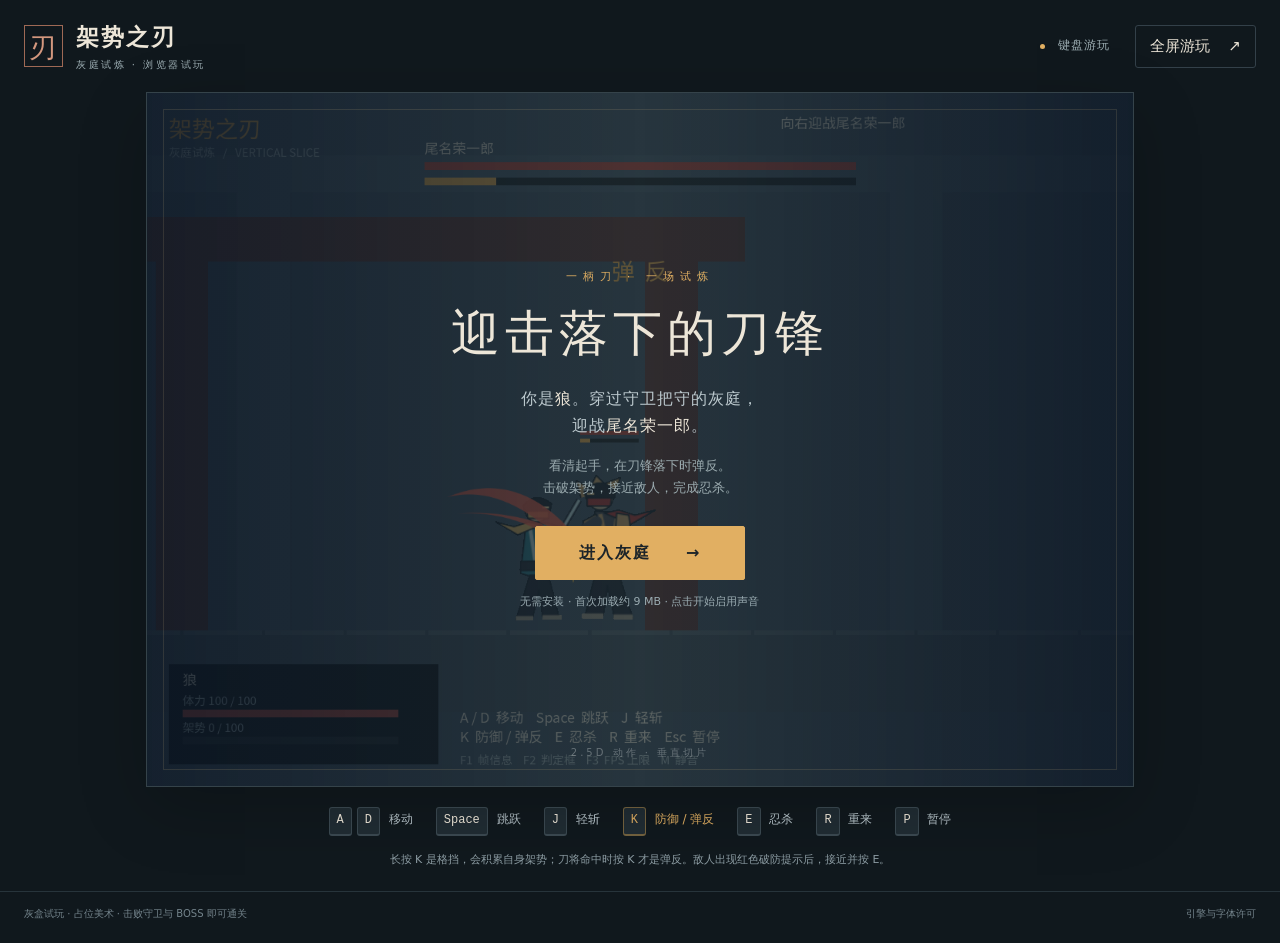
<file: index.html>
<!doctype html>
<html lang="zh-CN">
<head>
  <meta charset="utf-8">
  <meta name="viewport" content="width=device-width, initial-scale=1">
  <meta name="theme-color" content="#10181d">
  <meta name="description" content="化身狼，在灰庭迎战尾名荣一郎。免费浏览器动作试玩：把握弹反时机，击破架势，完成忍杀。">
  <title>架势之刃 · 灰庭试炼</title>
  <link rel="icon" type="image/svg+xml" href="icon.svg">
  <link rel="stylesheet" href="site.css?v=2">
</head>
<body>
  <header class="topbar">
    <a class="brand" href="./" aria-label="架势之刃首页"><span class="seal">刃</span><span>架势之刃<small>灰庭试炼 · 浏览器试玩</small></span></a>
    <div class="top-actions"><span class="status"><i></i> 键盘游玩</span><button class="quiet" id="fullscreen" type="button">全屏游玩 <span>↗</span></button></div>
  </header>
  <main>
    <section class="stage" id="stage" aria-label="游戏画面">
      <canvas id="canvas" width="1280" height="900" tabindex="0" aria-label="架势之刃游戏，使用 A D 移动，J 攻击，K 弹反，E 忍杀">请使用支持 WebGL 2 的浏览器。</canvas>
      <div class="cover" id="cover">
        <div class="cover-content">
          <p class="eyebrow">一柄刀 · 一场试炼</p>
          <h1>迎击落下的刀锋</h1>
          <p class="lede">你是<span>狼</span>。穿过守卫把守的灰庭，<br>迎战<span>尾名荣一郎</span>。</p>
          <p class="guide">看清起手，在刀锋落下时弹反。<br>击破架势，接近敌人，完成忍杀。</p>
          <button class="start" id="start" type="button">进入灰庭 <span>→</span></button>
          <div class="load-panel" id="load-panel" hidden><progress id="progress" max="100" value="0" aria-label="游戏加载进度"></progress><p id="load-status" role="status" aria-live="polite">准备加载…</p></div>
          <p class="note" id="note">无需安装 · 首次加载约 9 MB · 点击开始启用声音</p>
          <p class="error" id="error" role="alert" hidden></p>
          <button class="quiet" id="retry" type="button" hidden>重新加载</button>
        </div>
        <span class="edition">2.5D 动作 · 垂直切片</span>
      </div>
    </section>
    <section class="under-stage" aria-label="操作说明">
      <div class="controls"><span><kbd>A</kbd><kbd>D</kbd> 移动</span><span><kbd>Space</kbd> 跳跃</span><span><kbd>J</kbd> 轻斩</span><span class="key-action"><kbd>K</kbd> 防御 / 弹反</span><span><kbd>E</kbd> 忍杀</span><span><kbd>R</kbd> 重来</span><span><kbd>P</kbd> 暂停</span></div>
      <p class="tip">长按 K 是格挡，会积累自身架势；刀将命中时按 K 才是弹反。敌人出现红色破防提示后，接近并按 E。</p>
      <p class="mobile-note">当前版本需要实体键盘，请使用电脑浏览器游玩。</p>
    </section>
  </main>
  <footer><span>灰盒试玩 · 占位美术 · 击败守卫与 BOSS 即可通关</span><a href="licenses.html">引擎与字体许可</a></footer>
  <noscript><p class="noscript">游戏需要启用 JavaScript。</p></noscript>
  <script src="game.js"></script>
  <script src="game-config.js?v=2"></script>
  <script src="loader.js"></script>
</body>
</html>
</file>
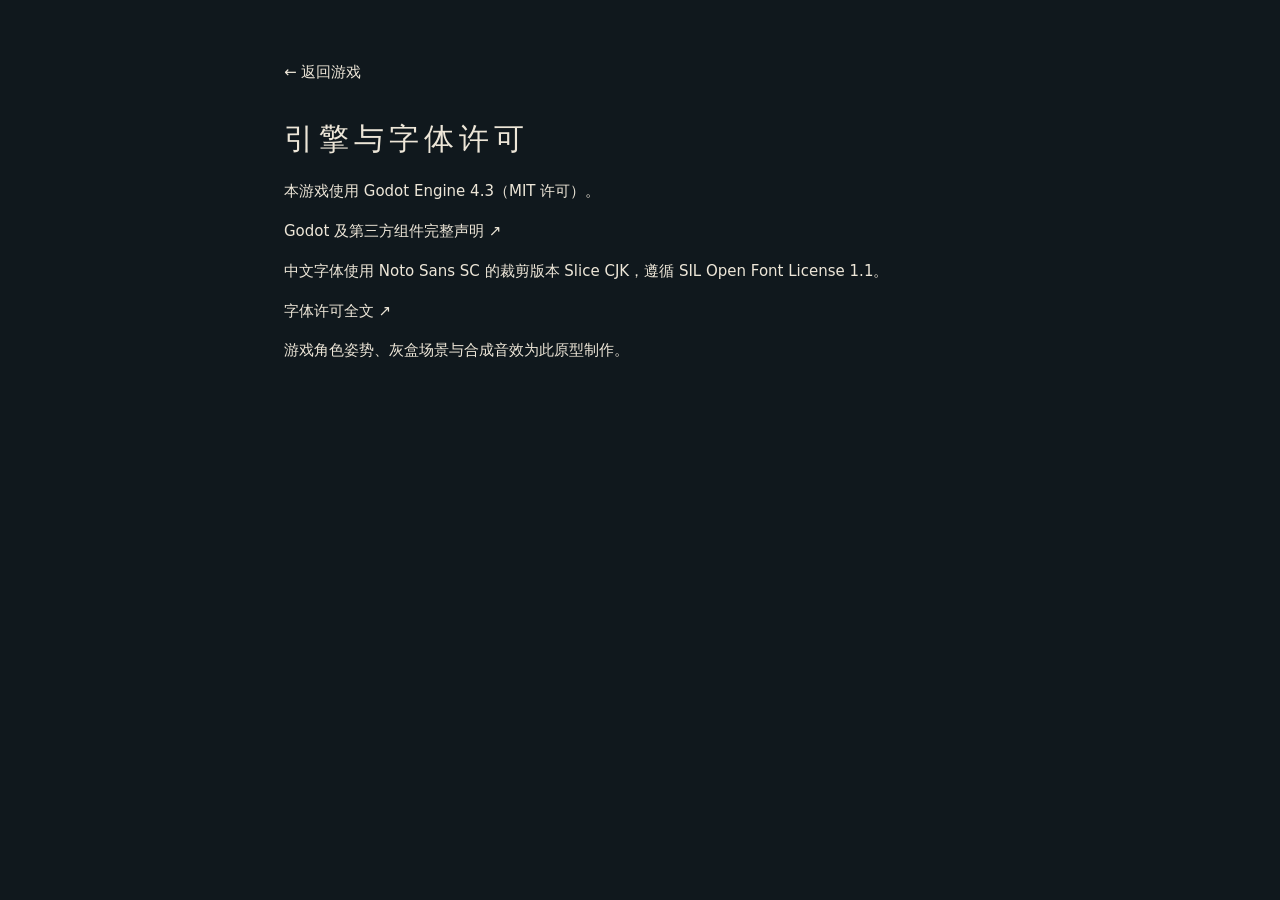
<file: licenses.html>
<!doctype html><html lang="zh-CN"><meta charset="utf-8"><meta name="viewport" content="width=device-width, initial-scale=1"><title>许可 · 架势之刃</title><link rel="stylesheet" href="site.css"><main style="max-width:760px;padding-top:60px"><a href="./">← 返回游戏</a><h1 style="font-size:30px;margin-top:35px">引擎与字体许可</h1><p>本游戏使用 Godot Engine 4.3（MIT 许可）。</p><p><a href="GODOT_NOTICES.txt">Godot 及第三方组件完整声明 ↗</a></p><p>中文字体使用 Noto Sans SC 的裁剪版本 Slice CJK，遵循 SIL Open Font License 1.1。</p><p><a href="FONT_OFL.txt">字体许可全文 ↗</a></p><p>游戏角色姿势、灰盒场景与合成音效为此原型制作。</p></main></html>
</file>
<file: site.css>
:root{color-scheme:dark;--bg:#10181d;--panel:#172129;--ink:#ede6d8;--muted:#9daeb3;--gold:#e1af62;--line:#334049}*{box-sizing:border-box}body{margin:0;background:var(--bg);color:var(--ink);font:15px/1.65 "Microsoft YaHei","PingFang SC",system-ui,sans-serif}button,a{-webkit-tap-highlight-color:transparent}button{font:inherit;cursor:pointer}button:focus-visible,a:focus-visible{outline:2px solid var(--gold);outline-offset:5px}a{color:inherit;text-decoration:none}.topbar{max-width:1328px;padding:19px 24px;margin:auto;display:flex;align-items:center;justify-content:space-between;gap:20px}.brand{display:flex;align-items:center;gap:13px;font-size:23px;letter-spacing:2px;font-weight:600}.brand small{display:block;font-size:10px;letter-spacing:2.5px;font-weight:400;color:var(--muted);margin-top:0}.seal{width:39px;height:42px;display:grid;place-items:center;border:1px solid #9f6955;color:#d3977e;font-family:serif;font-weight:400;font-size:27px}.top-actions{display:flex;gap:25px;align-items:center}.status{font-size:12px;color:var(--muted);letter-spacing:1px}.status i{display:inline-block;background:var(--gold);width:5px;height:5px;border-radius:50%;margin-right:8px}.quiet{color:var(--ink);border:1px solid var(--line);padding:8px 14px;background:transparent;border-radius:3px}.quiet:hover{border-color:var(--gold);color:var(--gold)}.quiet span{margin-left:14px}main{max-width:1280px;margin:auto;padding:0 24px}.stage{position:relative;width:100%;max-height:calc(100svh - 205px);aspect-ratio:1280/900;margin:auto;overflow:hidden;background:#1b2830;border:1px solid #35434a;box-shadow:0 20px 65px #0003}.stage canvas{display:block;width:100%;height:100%;outline:none}.cover{position:absolute;inset:0;display:grid;place-items:center;text-align:center;background:linear-gradient(90deg,#0c1724d9,#18242aab,#0c1724e0),url('poster.png') center 45%/cover}.cover::before{content:"";position:absolute;inset:16px;border:1px solid #d4b98325;pointer-events:none}.cover-content{padding:26px;z-index:1}.eyebrow{font-size:11px;letter-spacing:6px;color:var(--gold);margin:0 0 17px}h1{font-weight:500;font-family:"Noto Serif CJK SC","Songti SC",serif;font-size:clamp(30px,3.8vw,55px);line-height:1.25;letter-spacing:5px;margin:0 0 22px}.lede{font-size:16px;letter-spacing:1px;color:#bcc9ce;margin:0 0 16px}.lede span{color:var(--ink)}.guide{font-size:13px;color:#9babaf;margin:0 0 28px}.start{background:var(--gold);color:#1c2429;border:1px solid var(--gold);padding:13px 26px;min-width:210px;border-radius:2px;font-size:16px;letter-spacing:2px;font-weight:600;transition:background .15s,transform .15s}.start:hover{background:#f1c37e;transform:translateY(-1px)}.start:disabled{opacity:.6;cursor:wait}.start span{margin-left:28px}.note{font-size:11px;color:#9bacb2;margin:13px 0 0}.edition{position:absolute;bottom:25px;left:0;right:0;font-size:10px;letter-spacing:3px;color:#a7b0b280}.load-panel{max-width:340px;margin:10px auto}progress{width:100%;height:6px;appearance:none;border:0;background:#43515a;border-radius:4px;overflow:hidden}progress::-webkit-progress-bar{background:#43515a}progress::-webkit-progress-value{background:var(--gold)}progress::-moz-progress-bar{background:var(--gold)}#load-status{font-size:12px;color:var(--gold)}.error{max-width:420px;color:#efb0a0;font-size:13px}.under-stage{padding:20px 0 0}.controls{display:flex;flex-wrap:wrap;justify-content:center;gap:14px 23px;font-size:12px;color:#b6c3c9}.controls>span{white-space:nowrap}kbd{font:11px/1.2 inherit;background:#202c33;border:1px solid #3b4951;border-bottom-width:2px;border-radius:3px;min-width:23px;display:inline-block;text-align:center;padding:3px 7px;margin-right:5px;color:var(--ink)}.key-action{color:var(--gold)}.key-action kbd{color:var(--gold);border-color:#75633f}.tip{text-align:center;font-size:11px;color:#8d9da4;margin:15px 0 0}.mobile-note{display:none;color:var(--gold);font-size:12px;text-align:center}footer{max-width:1280px;margin:22px auto 0;padding:14px 24px 20px;display:flex;justify-content:space-between;gap:16px;border-top:1px solid #27343b;font-size:10px;color:#74848c}footer a:hover{color:var(--gold)}[hidden]{display:none!important}.stage:fullscreen{max-height:none;width:100vw;height:100vh;border:0}.noscript{text-align:center;color:#efb0a0}@media(min-width:900px){.stage{width:min(100%,calc((100svh - 205px) * 1280 / 900))}}@media(max-width:640px){.topbar{padding:16px}.brand{font-size:20px}.top-actions{gap:10px}.status{display:none}.quiet{font-size:12px;padding:6px 9px}main{padding:0 12px}.stage{min-height:440px;max-height:none;aspect-ratio:3/4}.cover-content{padding:23px}.cover::before{inset:10px}h1{letter-spacing:2px;font-size:31px}.lede{font-size:14px}.edition{bottom:19px}.controls{gap:12px 14px}.tip{font-size:11px;padding:0 10px}.mobile-note{display:block}footer{padding:14px 16px;flex-direction:column;gap:5px}.note{max-width:245px;margin:13px auto 0}}@media(max-height:650px) and (min-width:641px){.stage{max-height:none;height:430px}.eyebrow{margin-bottom:10px}h1{font-size:34px;margin-bottom:13px}.lede{font-size:13px}.guide{margin-bottom:18px}.edition{display:none}}

.stage:fullscreen canvas{position:absolute;top:50%;left:50%;width:min(100vw,calc(100vh * 1280 / 900));height:min(100vh,calc(100vw * 900 / 1280));transform:translate(-50%,-50%)}
</file>
